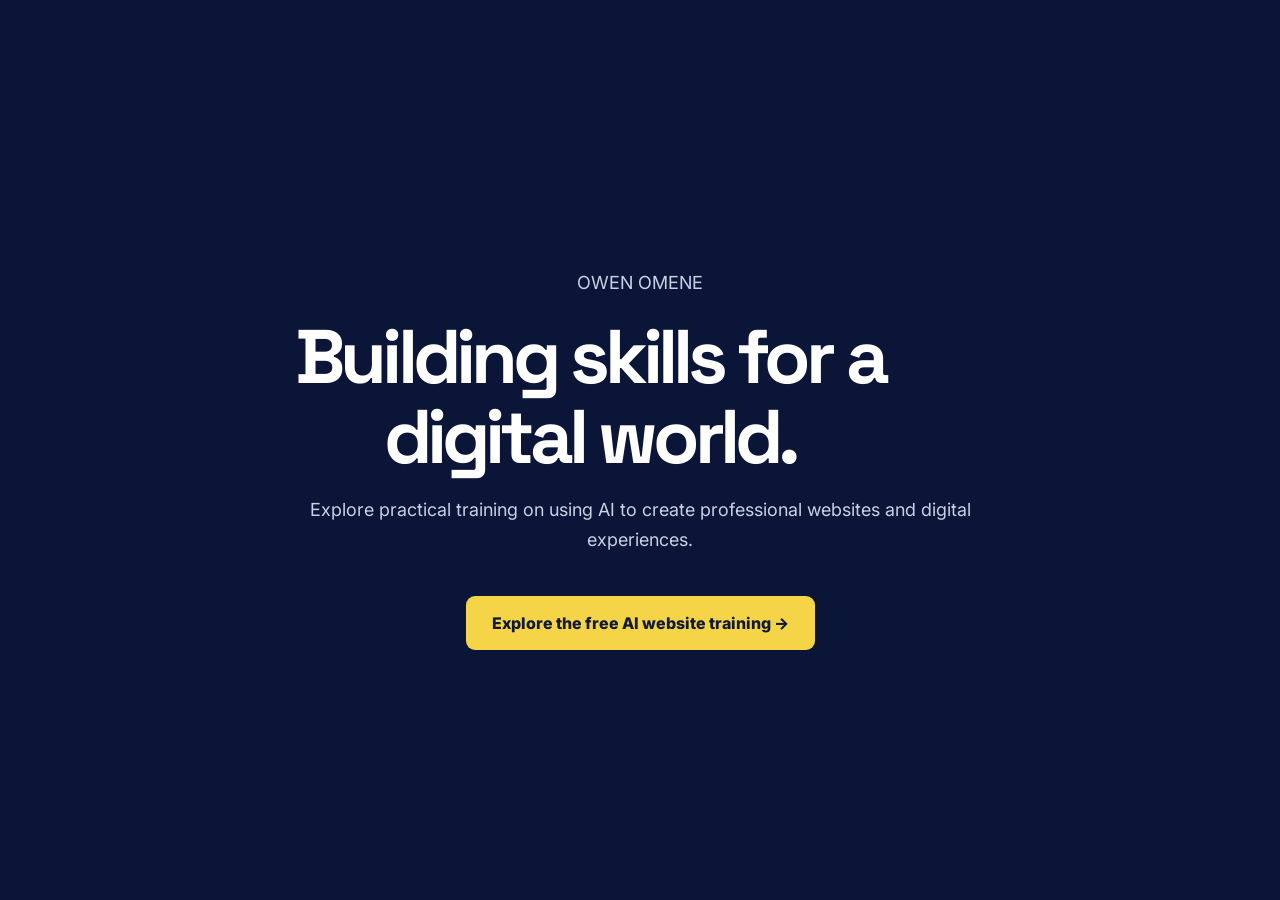
<file: index.html>
<!doctype html>
<html lang="en">
<head>
<meta charset="utf-8"><meta name="viewport" content="width=device-width,initial-scale=1">
<meta name="theme-color" content="#0b1538">
<meta name="description" content="Owen Omene — websites, digital skills and AI-powered learning.">
<title>Owen Omene</title>
<link rel="preconnect" href="https://fonts.googleapis.com"><link rel="preconnect" href="https://fonts.gstatic.com" crossorigin>
<link href="https://fonts.googleapis.com/css2?family=Inter:wght@400;500;600;700;800&family=Space+Grotesk:wght@500;600;700&display=swap" rel="stylesheet">
<link rel="stylesheet" href="styles.css">
<style>
.home{min-height:100vh;display:grid;place-items:center;padding:32px 20px;background:#0b1538;color:#fff;text-align:center}
.home-inner{max-width:760px}.home h1{font:700 clamp(42px,7vw,76px)/1.05 'Space Grotesk',sans-serif;margin:18px 0}.home p{font-size:18px;line-height:1.7;color:#c9d1e5}.home a{display:inline-block;margin-top:22px;padding:17px 26px;border-radius:9px;background:#f5d547;color:#101936;font-weight:800;text-decoration:none}
</style></head>
<body><main class="home"><div class="home-inner"><p>OWEN OMENE</p><h1>Building skills for a digital world.</h1><p>Explore practical training on using AI to create professional websites and digital experiences.</p><a href="/register/">Explore the free AI website training →</a></div></main></body></html>
</file>
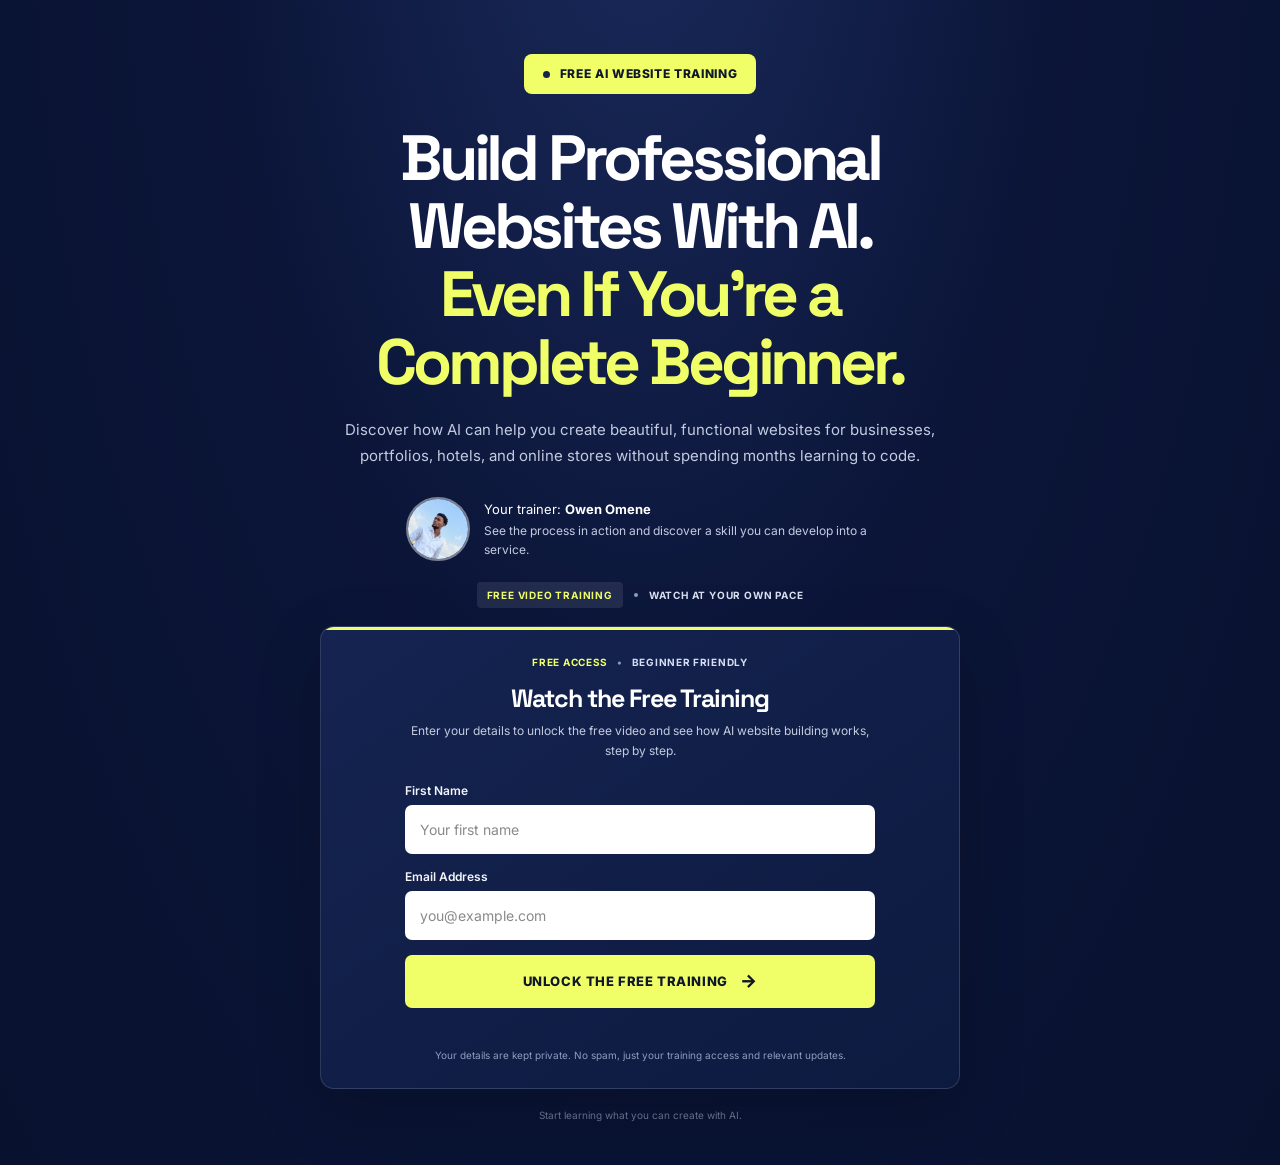
<file: register/index.html>
<!doctype html>
<html lang="en">
<head>
  <meta charset="utf-8"><meta name="viewport" content="width=device-width, initial-scale=1">
  <meta name="theme-color" content="#0b1538">
  <meta name="description" content="Get free training and discover how to build professional websites with AI, even as a beginner.">
  <title>Free AI Website Training | Owen Omene</title>
  <link rel="preconnect" href="https://fonts.googleapis.com"><link rel="preconnect" href="https://fonts.gstatic.com" crossorigin>
  <link href="https://fonts.googleapis.com/css2?family=Inter:wght@400;500;600;700;800&family=Space+Grotesk:wght@500;600;700&display=swap" rel="stylesheet">
  <link rel="stylesheet" href="../styles.css"><script src="../config.js"></script><script src="../app.js" defer></script>
</head>
<body><main class="page-shell"><section class="hero" aria-labelledby="main-heading">
  <div class="intro-label"><span class="label-dot"></span> FREE AI WEBSITE TRAINING</div>
  <h1 id="main-heading">Build Professional<br class="desktop-break"> Websites With AI.<br><span>Even If You're a<br class="desktop-break"> Complete Beginner.</span></h1>
  <p class="intro-copy">Discover how AI can help you create beautiful, functional websites for businesses, portfolios, hotels, and online stores without spending months learning to code.</p>
  <div class="instructor"><img src="assets/instructor-owen.jpg" alt="Owen Omene, AI website building trainer" class="instructor-photo"><div class="instructor-copy"><p class="trainer-name">Your trainer: <strong>Owen Omene</strong></p><p>See the process in action and discover a skill you can develop into a service.</p></div></div>
  <div class="training-meta"><span class="meta-pill">FREE VIDEO TRAINING</span><span class="meta-separator"></span><span class="meta-detail">WATCH AT YOUR OWN PACE</span></div>
  <section class="form-card" aria-labelledby="form-heading"><div class="form-topline"></div><div class="form-kicker"><span>FREE ACCESS</span><span class="tiny-dot">•</span><span>BEGINNER FRIENDLY</span></div>
    <h2 id="form-heading">Watch the Free Training</h2><p class="form-description">Enter your details to unlock the free video and see how AI website building works, step by step.</p>
    <form id="lead-form" novalidate><label for="first-name">First Name</label><input id="first-name" name="first_name" type="text" placeholder="Your first name" autocomplete="given-name" required maxlength="80">
      <label for="email">Email Address</label><input id="email" name="email" type="email" placeholder="you@example.com" autocomplete="email" required maxlength="254">
      <button id="submit-button" type="submit"><span class="button-text">UNLOCK THE FREE TRAINING</span><span class="button-arrow" aria-hidden="true">→</span></button><p id="form-message" class="form-message" role="status" aria-live="polite"></p></form>
    <p class="privacy-note">Your details are kept private. No spam, just your training access and relevant updates.</p>
  </section><p class="bottom-note">Start learning what you can create with AI.</p>
</section></main></body></html>
</file>
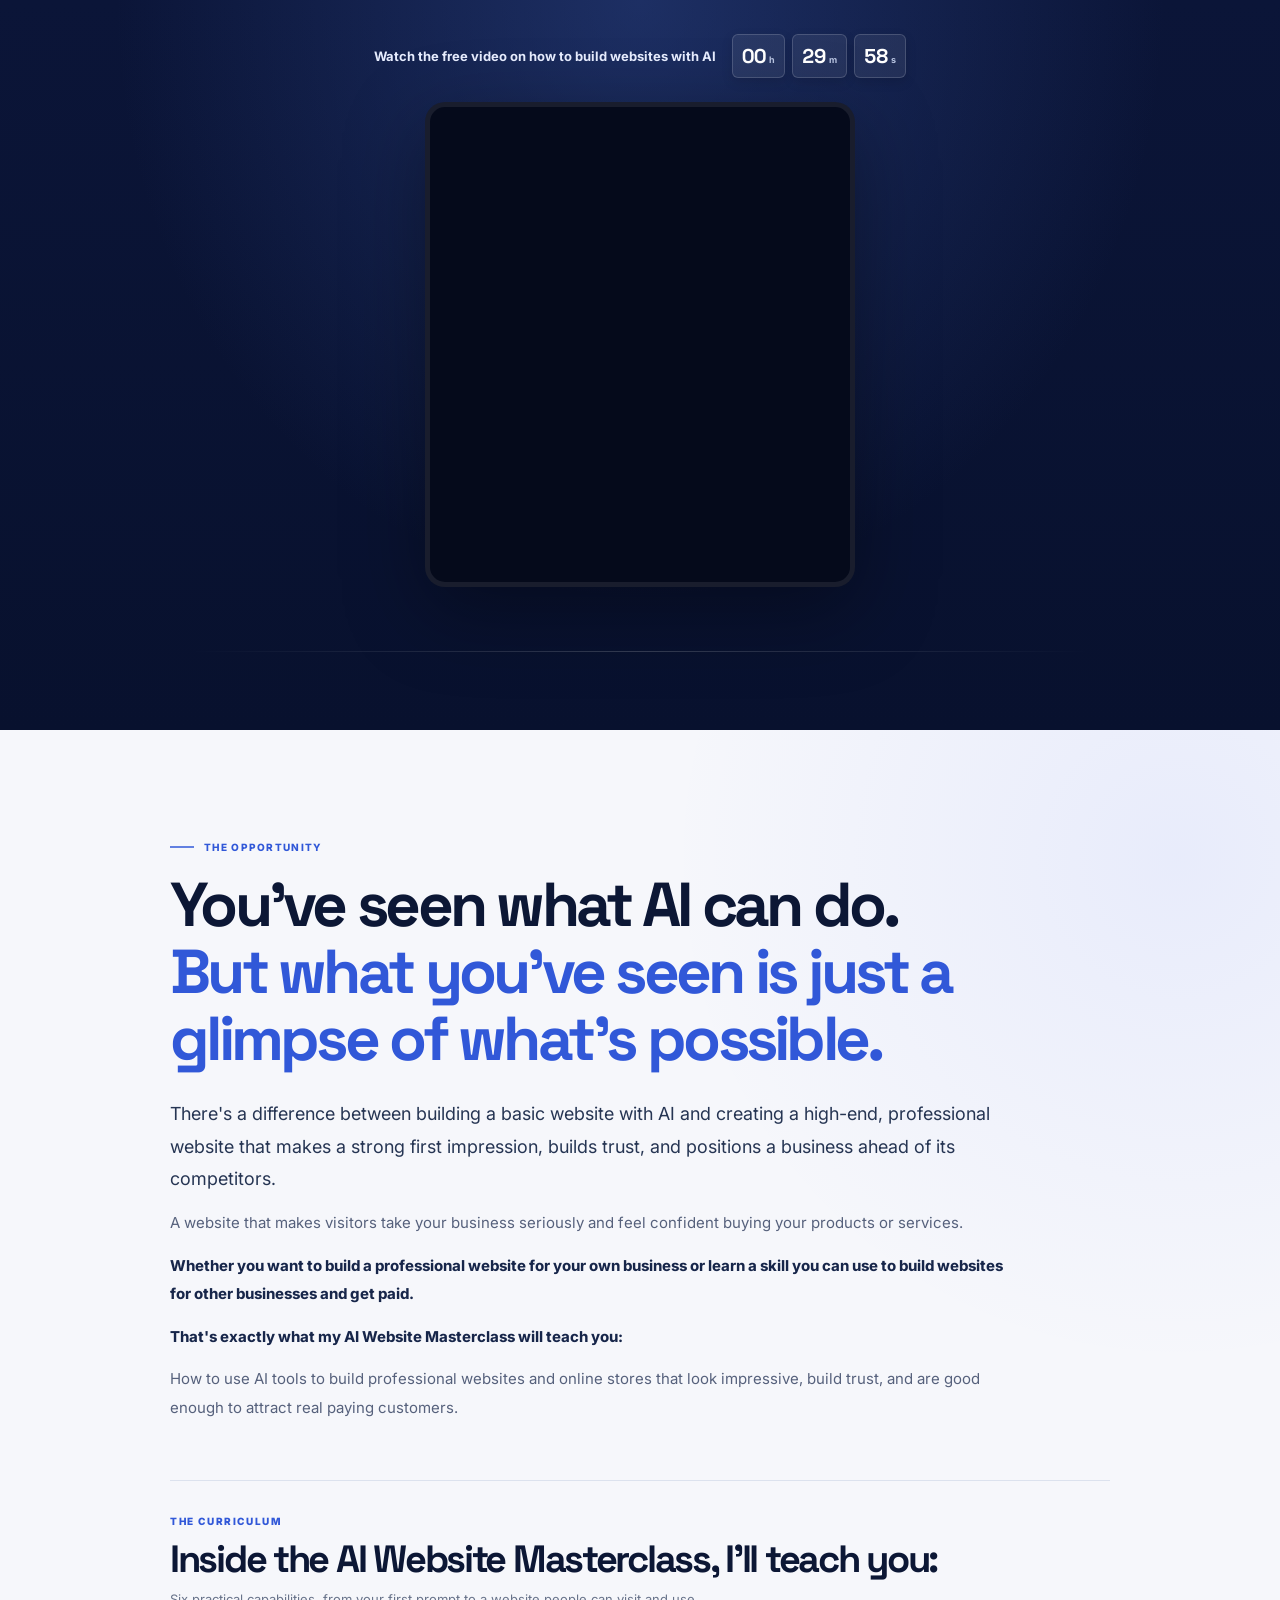
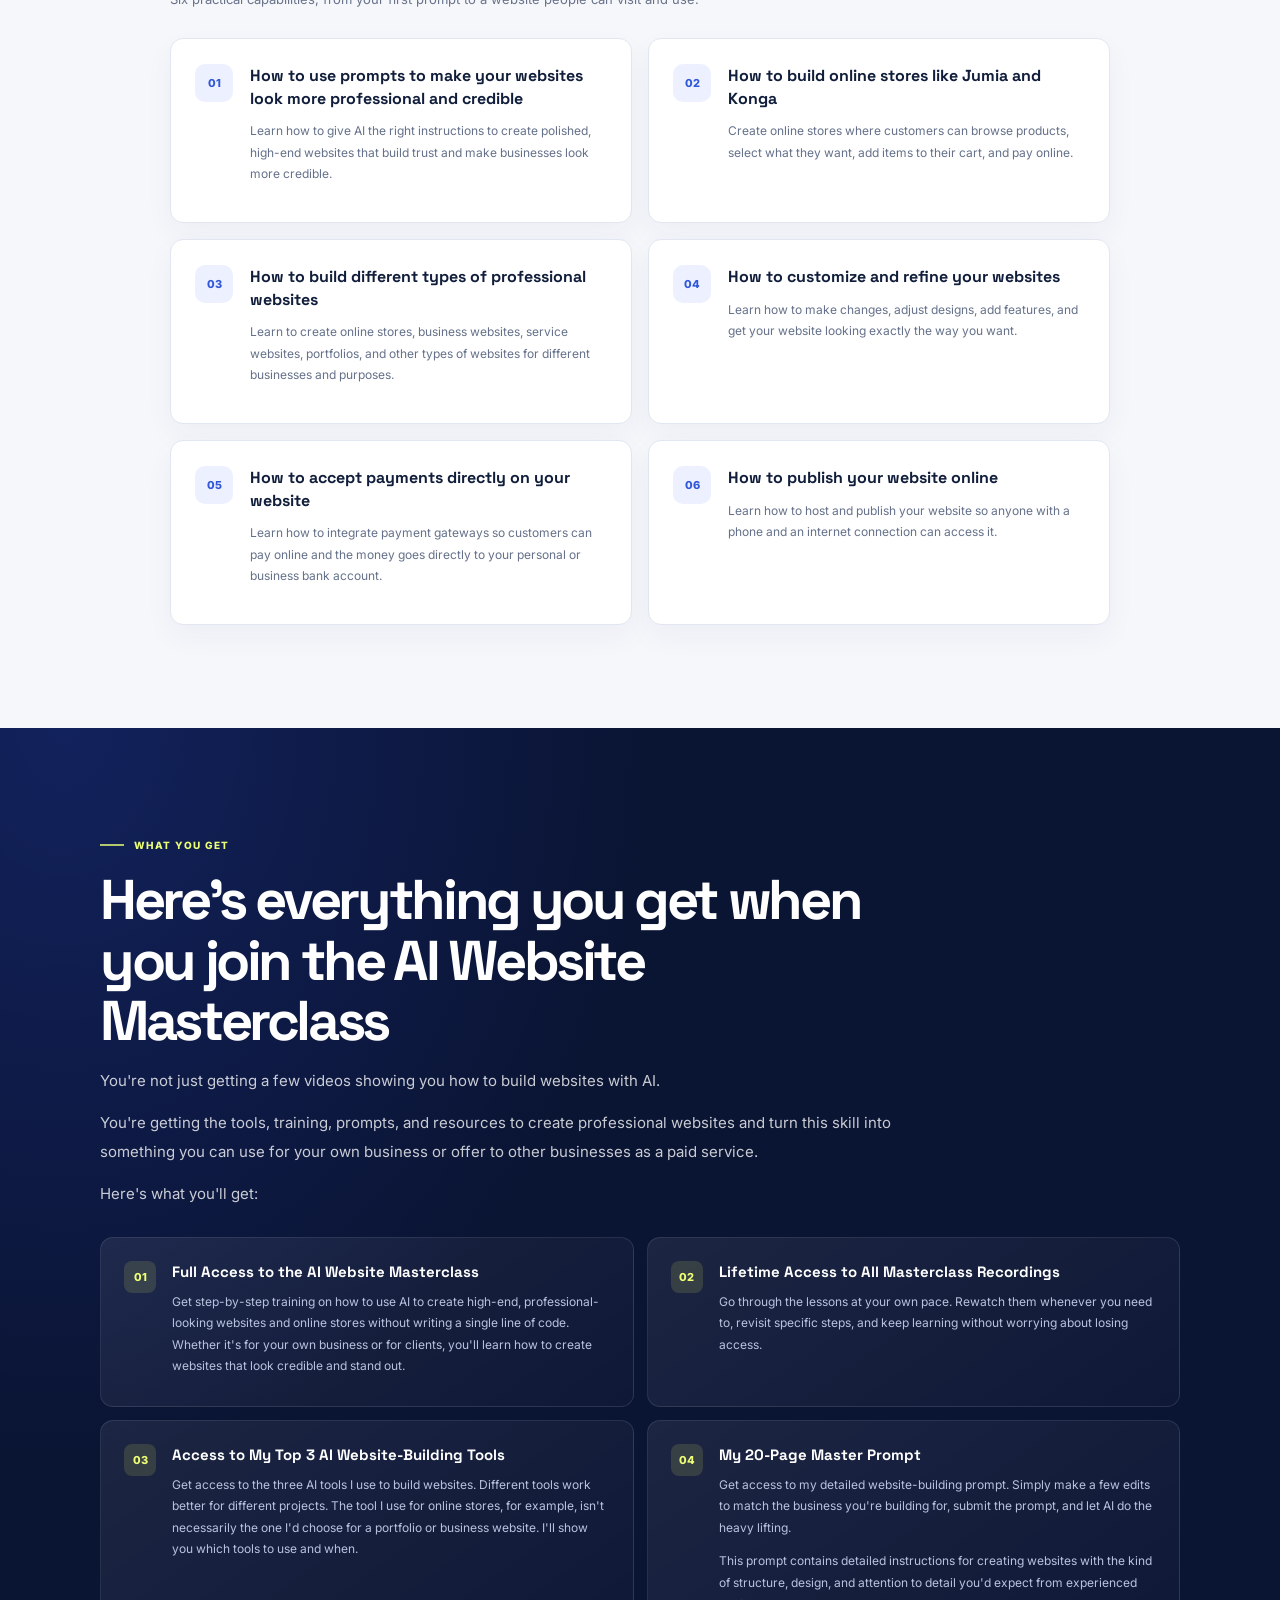
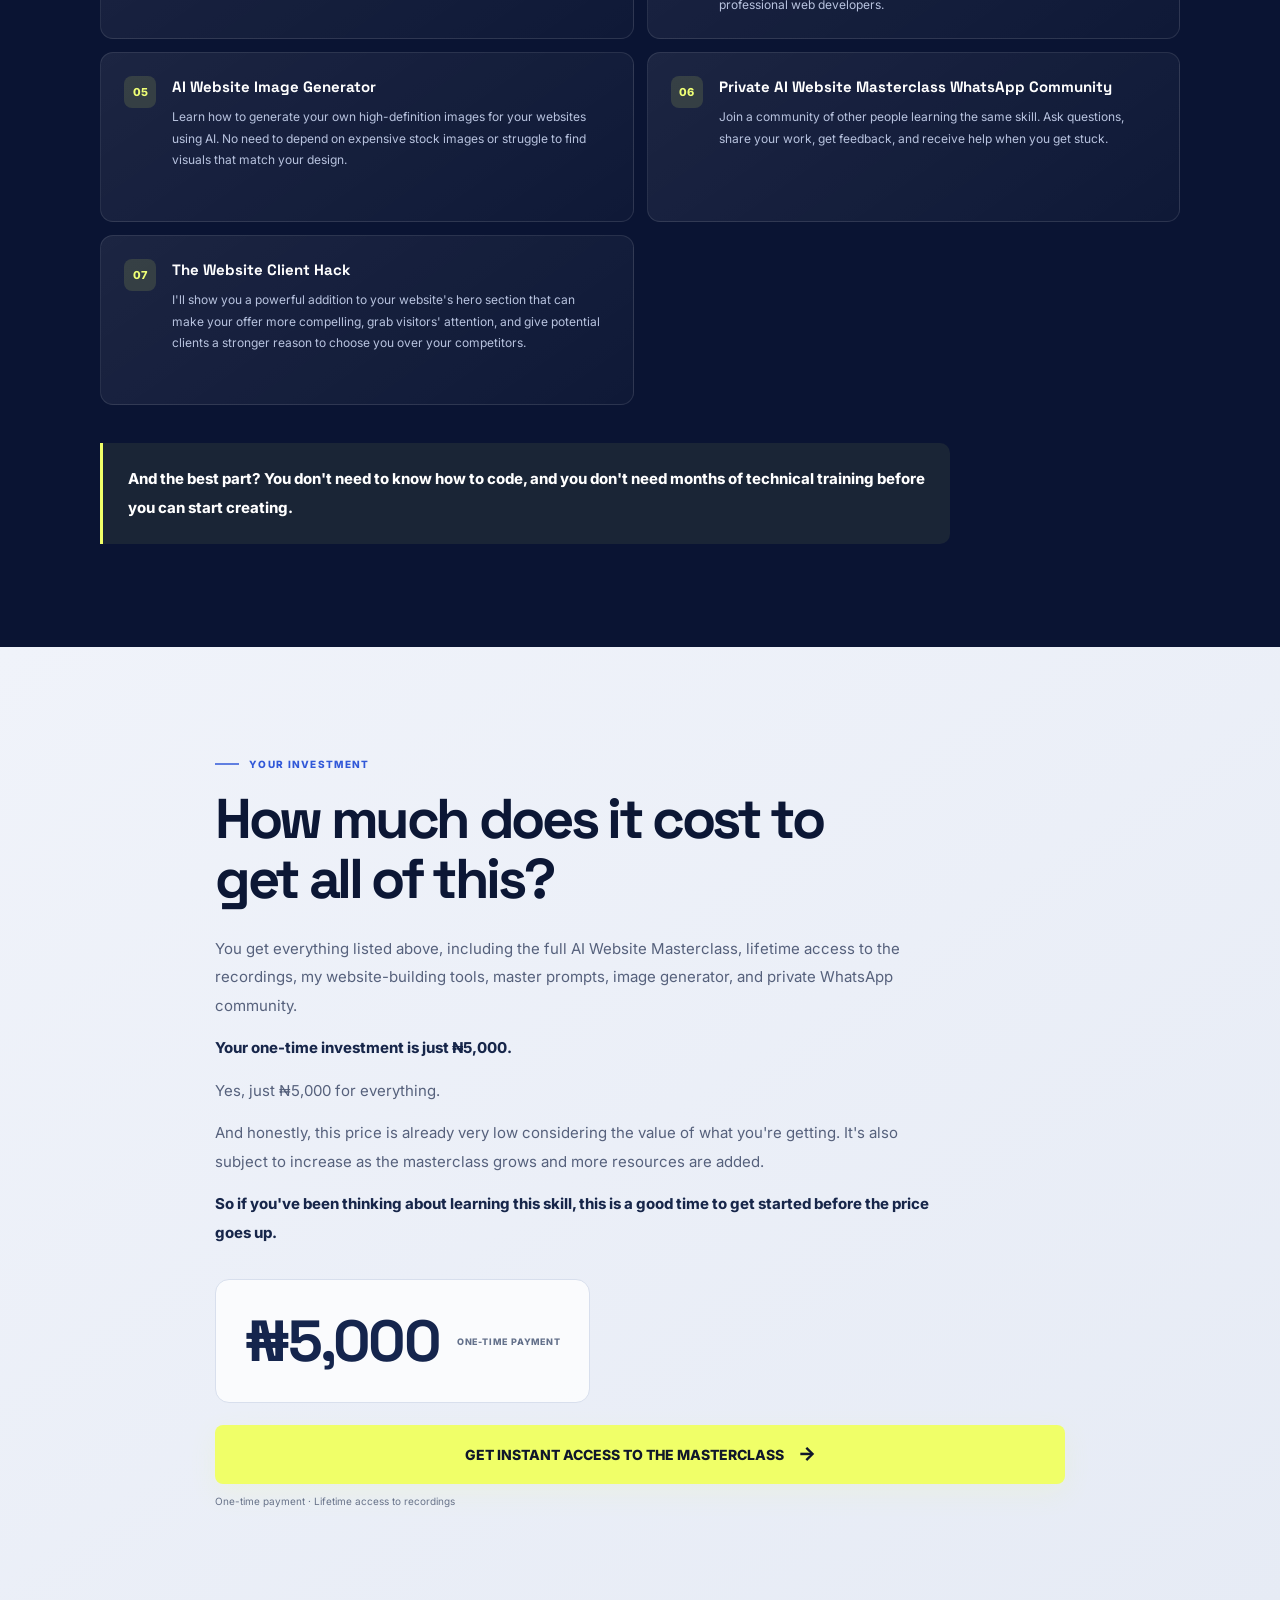
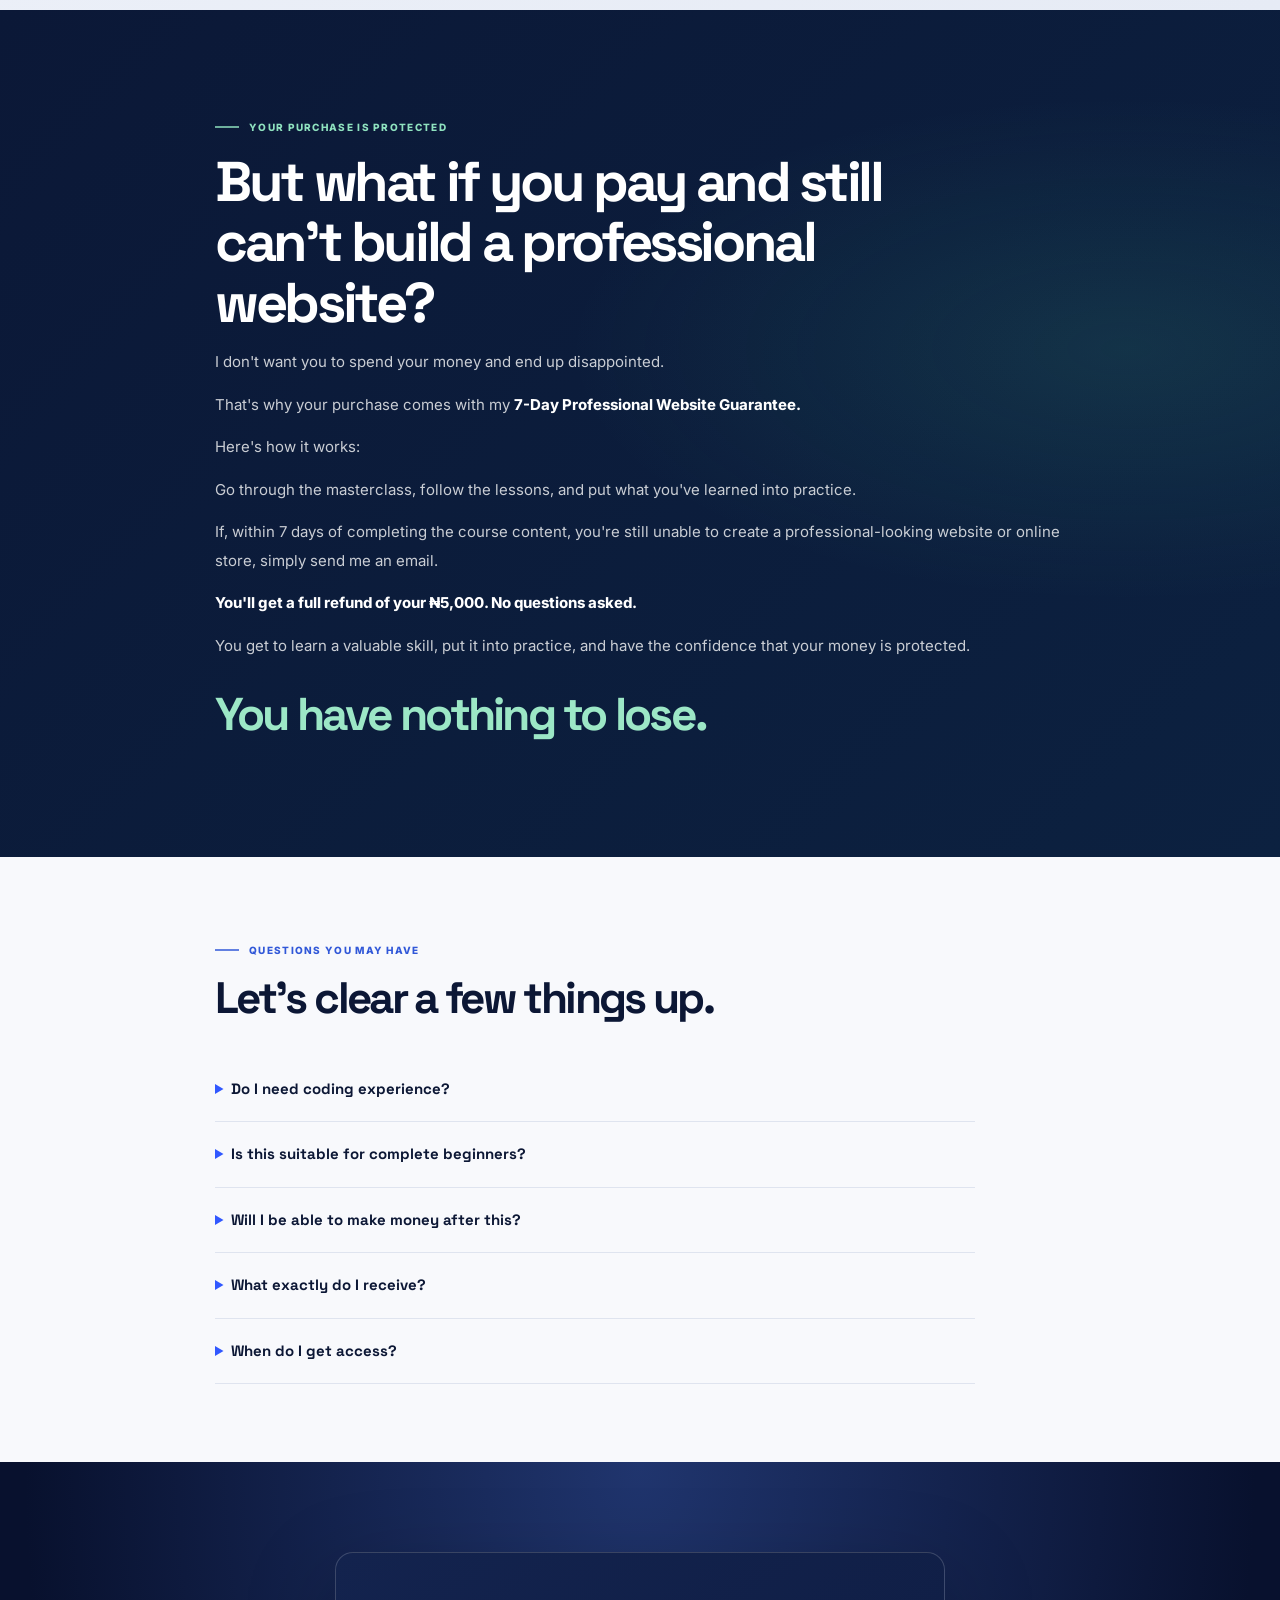
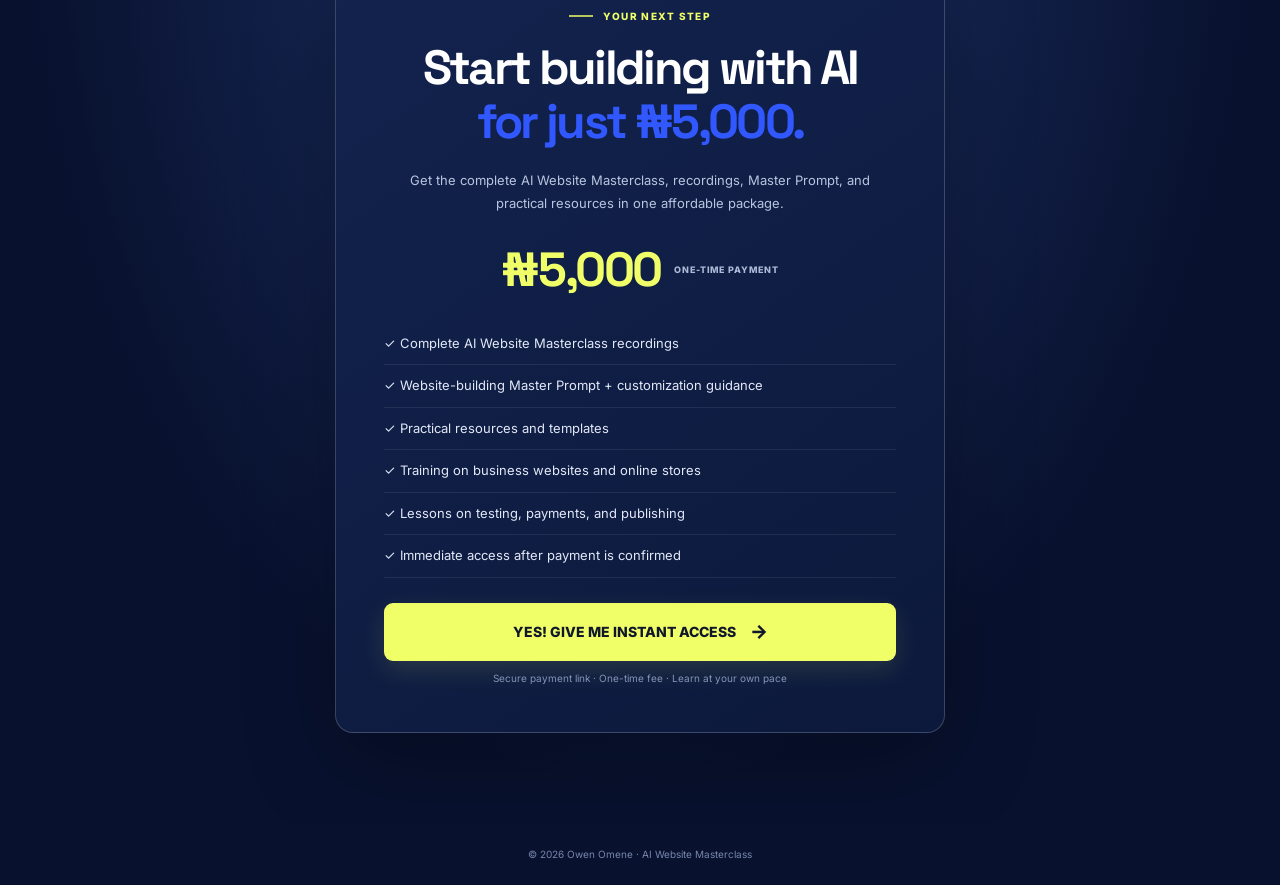
<file: sales/index.html>
<!doctype html><html lang="en"><head><meta charset="utf-8"><meta name="viewport" content="width=device-width,initial-scale=1"><meta name="theme-color" content="#0b1538"><meta name="description" content="Learn to build professional websites and online stores using AI. Get the AI Website Masterclass for ₦5,000 with immediate access."><title>AI Website Masterclass — Immediate Access for ₦5,000</title><link rel="preconnect" href="https://fonts.googleapis.com"><link rel="preconnect" href="https://fonts.gstatic.com" crossorigin><link href="https://fonts.googleapis.com/css2?family=Inter:wght@400;500;600;700;800&family=Space+Grotesk:wght@500;600;700&display=swap" rel="stylesheet"><link rel="stylesheet" href="../styles.css"><script src="../config.js"></script><script>
/* Meta Pixel: use the ID configured in the root config.js */
(() => {
  const pixelId = String((window.APP_CONFIG || {}).META_PIXEL_ID || "").trim();
  if (!pixelId || pixelId === "YOUR_META_PIXEL_ID" || window.__owenMetaPixelInitialized) return;

  if (!window.fbq) {
    !function(f,b,e,v,n,t,s) {
      if (f.fbq) return;
      n = f.fbq = function() {
        n.callMethod ? n.callMethod.apply(n, arguments) : n.queue.push(arguments);
      };
      if (!f._fbq) f._fbq = n;
      n.push = n;
      n.loaded = true;
      n.version = "2.0";
      n.queue = [];
      t = b.createElement(e);
      t.async = true;
      t.src = v;
      s = b.getElementsByTagName(e)[0];
      s.parentNode.insertBefore(t, s);
    }(window, document, "script", "https://connect.facebook.net/en_US/fbevents.js");
  }

  window.fbq("init", pixelId);
  window.fbq("track", "PageView");
  window.__owenMetaPixelInitialized = true;
})();
</script><script defer>
document.addEventListener('DOMContentLoaded', () => {
  const paymentUrl = (window.APP_CONFIG || {}).PAYMENT_URL || '';
  const allowedTrackingParams = [
    'fbclid', 'gclid', 'ttclid', 'msclkid',
    'utm_source', 'utm_medium', 'utm_campaign', 'utm_term', 'utm_content', 'utm_id'
  ];

  document.querySelectorAll('[data-buy]').forEach(link => {
    if (!paymentUrl || paymentUrl.includes('YOUR_')) {
      link.href = '#checkout-note';
      return;
    }

    try {
      const destination = new URL(paymentUrl, window.location.href);
      const isSelar = destination.hostname === 'selar.com' || destination.hostname.endsWith('.selar.com');

      // Carry ad-click and campaign parameters from the sales page to Selar.
      // Do not add _fbp or _fbc here: those are cookies, not URL parameters.
      if (isSelar) {
        const sourceParams = new URLSearchParams(window.location.search);
        allowedTrackingParams.forEach(name => {
          const value = sourceParams.get(name);
          if (value && !destination.searchParams.has(name)) {
            destination.searchParams.set(name, value);
          }
        });
      }

      link.href = destination.toString();
    } catch (error) {
      // Keep the configured destination if URL parsing fails.
      link.href = paymentUrl;
    }
  });
});
</script>
<script src="https://fast.wistia.com/player.js" async></script>
<script src="https://fast.wistia.com/embed/k1x29yxn5w.js" async type="module"></script>
<style>
  wistia-player[media-id='k1x29yxn5w']:not(:defined) {
    display: block;
    width: 100%;
    padding-top: 112.78%;
    background: center / contain no-repeat url('https://fast.wistia.com/embed/medias/k1x29yxn5w/swatch');
    filter: blur(5px);
  }
</style>
<style>
  .sales-video-cta[hidden], .sales-video-note[hidden] { display: none !important; }
  .sales-video-cta.is-revealed, .sales-video-note.is-revealed {
    animation: salesCtaReveal 550ms ease both;
  }
  @keyframes salesCtaReveal {
    from { opacity: 0; transform: translateY(12px); }
    to { opacity: 1; transform: translateY(0); }
  }
  @media (prefers-reduced-motion: reduce) {
    .sales-video-cta.is-revealed, .sales-video-note.is-revealed { animation: none; }
  }
</style>
</head><body class="sales-body">
<main>
<section class="sales-video-hero">
<div class="sales-timer-row"><span>Watch the free video on how to build websites with AI</span><div class="timer-boxes" aria-label="Offer timer"><div><strong id="timer-hours">00</strong><small>h</small></div><div><strong id="timer-minutes">30</strong><small>m</small></div><div><strong id="timer-seconds">00</strong><small>s</small></div></div></div>
<div class="sales-video-frame" id="sales-video"><wistia-player id="masterclass-video" media-id="k1x29yxn5w" aspect="0.8866995073891626"></wistia-player></div>
<a class="sales-video-cta" data-buy href="#checkout-note" hidden>Get the AI Website Masterclass <span>→</span></a>
<p class="sales-video-note" hidden>One-time payment of ₦5,000 · Immediate access after payment</p>
</section>

<section class="light-section opportunity-section"><div class="section-inner">
<div class="section-kicker">THE OPPORTUNITY</div>
<h2>You've seen what AI can do.<br><span>But what you've seen is just a glimpse of what's possible.</span></h2>
<p class="section-copy opportunity-lead">There's a difference between building a basic website with AI and creating a high-end, professional website that makes a strong first impression, builds trust, and positions a business ahead of its competitors.</p>
<p class="section-copy">A website that makes visitors take your business seriously and feel confident buying your products or services.</p>
<p class="section-copy"><strong>Whether you want to build a professional website for your own business or learn a skill you can use to build websites for other businesses and get paid.</strong></p>
<p class="section-copy"><strong>That's exactly what my AI Website Masterclass will teach you:</strong></p>
<p class="section-copy">How to use AI tools to build professional websites and online stores that look impressive, build trust, and are good enough to attract real paying customers.</p>
<div class="curriculum-intro"><span class="mini-kicker">THE CURRICULUM</span><h2 class="subsection-heading">Inside the AI Website Masterclass, I'll teach you:</h2><p>Six practical capabilities, from your first prompt to a website people can visit and use.</p></div>
<div class="curriculum training-grid">
<article><span class="module-number">01</span><div><h3>How to use prompts to make your websites look more professional and credible</h3><p>Learn how to give AI the right instructions to create polished, high-end websites that build trust and make businesses look more credible.</p></div></article>
<article><span class="module-number">02</span><div><h3>How to build online stores like Jumia and Konga</h3><p>Create online stores where customers can browse products, select what they want, add items to their cart, and pay online.</p></div></article>
<article><span class="module-number">03</span><div><h3>How to build different types of professional websites</h3><p>Learn to create online stores, business websites, service websites, portfolios, and other types of websites for different businesses and purposes.</p></div></article>
<article><span class="module-number">04</span><div><h3>How to customize and refine your websites</h3><p>Learn how to make changes, adjust designs, add features, and get your website looking exactly the way you want.</p></div></article>
<article><span class="module-number">05</span><div><h3>How to accept payments directly on your website</h3><p>Learn how to integrate payment gateways so customers can pay online and the money goes directly to your personal or business bank account.</p></div></article>
<article><span class="module-number">06</span><div><h3>How to publish your website online</h3><p>Learn how to host and publish your website so anyone with a phone and an internet connection can access it.</p></div></article>
</div>
</div></section>
<section class="dark-section value-section"><div class="section-inner">
<div class="section-kicker">WHAT YOU GET</div>
<h2>Here's everything you get when you join the AI Website Masterclass</h2>
<p class="section-copy">You're not just getting a few videos showing you how to build websites with AI.</p>
<p class="section-copy">You're getting the tools, training, prompts, and resources to create professional websites and turn this skill into something you can use for your own business or offer to other businesses as a paid service.</p>
<p class="section-copy">Here's what you'll get:</p>
<div class="curriculum included-grid">
<article><span class="module-number">01</span><div><h3>Full Access to the AI Website Masterclass</h3><p>Get step-by-step training on how to use AI to create high-end, professional-looking websites and online stores without writing a single line of code. Whether it's for your own business or for clients, you'll learn how to create websites that look credible and stand out.</p></div></article>
<article><span class="module-number">02</span><div><h3>Lifetime Access to All Masterclass Recordings</h3><p>Go through the lessons at your own pace. Rewatch them whenever you need to, revisit specific steps, and keep learning without worrying about losing access.</p></div></article>
<article><span class="module-number">03</span><div><h3>Access to My Top 3 AI Website-Building Tools</h3><p>Get access to the three AI tools I use to build websites. Different tools work better for different projects. The tool I use for online stores, for example, isn't necessarily the one I'd choose for a portfolio or business website. I'll show you which tools to use and when.</p></div></article>
<article><span class="module-number">04</span><div><h3>My 20-Page Master Prompt</h3><p>Get access to my detailed website-building prompt. Simply make a few edits to match the business you're building for, submit the prompt, and let AI do the heavy lifting.</p><p>This prompt contains detailed instructions for creating websites with the kind of structure, design, and attention to detail you'd expect from experienced professional web developers.</p></div></article>
<article><span class="module-number">05</span><div><h3>AI Website Image Generator</h3><p>Learn how to generate your own high-definition images for your websites using AI. No need to depend on expensive stock images or struggle to find visuals that match your design.</p></div></article>
<article><span class="module-number">06</span><div><h3>Private AI Website Masterclass WhatsApp Community</h3><p>Join a community of other people learning the same skill. Ask questions, share your work, get feedback, and receive help when you get stuck.</p></div></article>
<article><span class="module-number">07</span><div><h3>The Website Client Hack</h3><p>I'll show you a powerful addition to your website's hero section that can make your offer more compelling, grab visitors' attention, and give potential clients a stronger reason to choose you over your competitors.</p></div></article>
</div>
<p class="section-copy"><strong>And the best part? You don't need to know how to code, and you don't need months of technical training before you can start creating.</strong></p>
</div></section>
<section class="light-section investment-section"><div class="section-inner">
<div class="section-kicker">YOUR INVESTMENT</div>
<h2>How much does it cost to get all of this?</h2>
<p class="section-copy">You get everything listed above, including the full AI Website Masterclass, lifetime access to the recordings, my website-building tools, master prompts, image generator, and private WhatsApp community.</p>
<p class="section-copy"><strong>Your one-time investment is just ₦5,000.</strong></p>
<p class="section-copy">Yes, just ₦5,000 for everything.</p>
<p class="section-copy">And honestly, this price is already very low considering the value of what you're getting. It's also subject to increase as the masterclass grows and more resources are added.</p>
<p class="section-copy"><strong>So if you've been thinking about learning this skill, this is a good time to get started before the price goes up.</strong></p>
<div class="price-line investment-price"><span class="price">₦5,000</span><span class="price-note">ONE-TIME PAYMENT</span></div>
<a class="cta-button cta-button-wide" data-buy href="#checkout-note">GET INSTANT ACCESS TO THE MASTERCLASS <span>→</span></a>
<p class="safe-note">One-time payment · Lifetime access to recordings</p>
</div></section>
<section class="dark-section guarantee-section"><div class="section-inner">
<div class="section-kicker">YOUR PURCHASE IS PROTECTED</div>
<h2>But what if you pay and still can't build a professional website?</h2>
<p class="section-copy">I don't want you to spend your money and end up disappointed.</p>
<p class="section-copy">That's why your purchase comes with my <strong>7-Day Professional Website Guarantee.</strong></p>
<p class="section-copy">Here's how it works:</p>
<p class="section-copy">Go through the masterclass, follow the lessons, and put what you've learned into practice.</p>
<p class="section-copy">If, within 7 days of completing the course content, you're still unable to create a professional-looking website or online store, simply send me an email.</p>
<p class="section-copy"><strong>You'll get a full refund of your ₦5,000. No questions asked.</strong></p>
<p class="section-copy">You get to learn a valuable skill, put it into practice, and have the confidence that your money is protected.</p>
<h2><span>You have nothing to lose.</span></h2>
</div></section>
<section class="faq-section"><div class="section-inner"><div class="section-kicker">QUESTIONS YOU MAY HAVE</div><h2>Let's clear a few things up.</h2><div class="faq-list"><details><summary>Do I need coding experience?</summary><p>No prior coding experience is required to get started. You'll learn how to use AI tools to help generate and refine websites, while practising the process.</p></details><details><summary>Is this suitable for complete beginners?</summary><p>Yes. The masterclass is designed to introduce the process step by step. Be willing to follow along and practise.</p></details><details><summary>Will I be able to make money after this?</summary><p>The skill can be used to create websites for your own projects or offered as a service. Income isn't guaranteed; it depends on your practice, quality, marketing, and ability to find and serve clients.</p></details><details><summary>What exactly do I receive?</summary><p>You receive the masterclass recordings, the website-building Master Prompt, and practical resources and templates included in the training.</p></details><details><summary>When do I get access?</summary><p>Access is intended to be immediate after successful payment. The payment and delivery system must be connected before launch.</p></details></div></div></section>
<section class="offer-section" id="checkout-note"><div class="offer-card"><div class="section-kicker">YOUR NEXT STEP</div><h2>Start building with AI<br><span>for just ₦5,000.</span></h2><p class="offer-copy">Get the complete AI Website Masterclass, recordings, Master Prompt, and practical resources in one affordable package.</p><div class="price-line"><span class="price">₦5,000</span><span class="price-note">ONE-TIME PAYMENT</span></div><ul class="offer-list"><li>✓ Complete AI Website Masterclass recordings</li><li>✓ Website-building Master Prompt + customization guidance</li><li>✓ Practical resources and templates</li><li>✓ Training on business websites and online stores</li><li>✓ Lessons on testing, payments, and publishing</li><li>✓ Immediate access after payment is confirmed</li></ul><a class="cta-button cta-button-wide" data-buy href="#checkout-note">YES! GIVE ME INSTANT ACCESS <span>→</span></a><p class="safe-note">Secure payment link · One-time fee · Learn at your own pace</p></div></section>
</main><footer class="sales-footer">© <span id="year"></span> Owen Omene · AI Website Masterclass<script>document.getElementById('year').textContent=new Date().getFullYear()</script></footer><script>
// Preview timer: 30 minutes per visit. Adjust SALES_TIMER_MINUTES below if needed.
(()=>{const SALES_TIMER_MINUTES=30;let remaining=SALES_TIMER_MINUTES*60;
const h=document.getElementById('timer-hours'),m=document.getElementById('timer-minutes'),sec=document.getElementById('timer-seconds');
function tick(){const hours=Math.floor(remaining/3600),minutes=Math.floor((remaining%3600)/60),seconds=remaining%60;
if(h)h.textContent=String(hours).padStart(2,'0');if(m)m.textContent=String(minutes).padStart(2,'0');if(sec)sec.textContent=String(seconds).padStart(2,'0');
if(remaining>0)remaining--;else remaining=SALES_TIMER_MINUTES*60;}
tick();setInterval(tick,1000);})();
</script><script>
// Reveal the video CTA when the Wistia video reaches 7:00 (420 seconds).
// This follows the video's playback position, not time spent on the page.
(() => {
  const REVEAL_AT_SECONDS = 7 * 60;

  function setupVideoCta() {
    const player = document.getElementById('masterclass-video');
    const button = document.querySelector('.sales-video-cta');
    const note = document.querySelector('.sales-video-note');
    if (!player || !button || !note) return;

    let revealed = false;
    function revealIfTimeReached() {
      if (revealed) return;
      const currentTime = Number(player.currentTime || 0);
      if (currentTime >= REVEAL_AT_SECONDS) {
        revealed = true;
        [button, note].forEach((element) => {
          element.hidden = false;
          element.classList.add('is-revealed');
        });
      }
    }

    // Wistia player events detect normal playback and direct seeking.
    player.addEventListener('time-update', revealIfTimeReached);
    player.addEventListener('seeked', revealIfTimeReached);
    player.addEventListener('api-ready', revealIfTimeReached);
    player.addEventListener('second-change', revealIfTimeReached);
    revealIfTimeReached();
  }

  if (document.readyState === 'loading') {
    document.addEventListener('DOMContentLoaded', setupVideoCta, { once: true });
  } else {
    setupVideoCta();
  }
})();
</script>
</body></html>
</file>
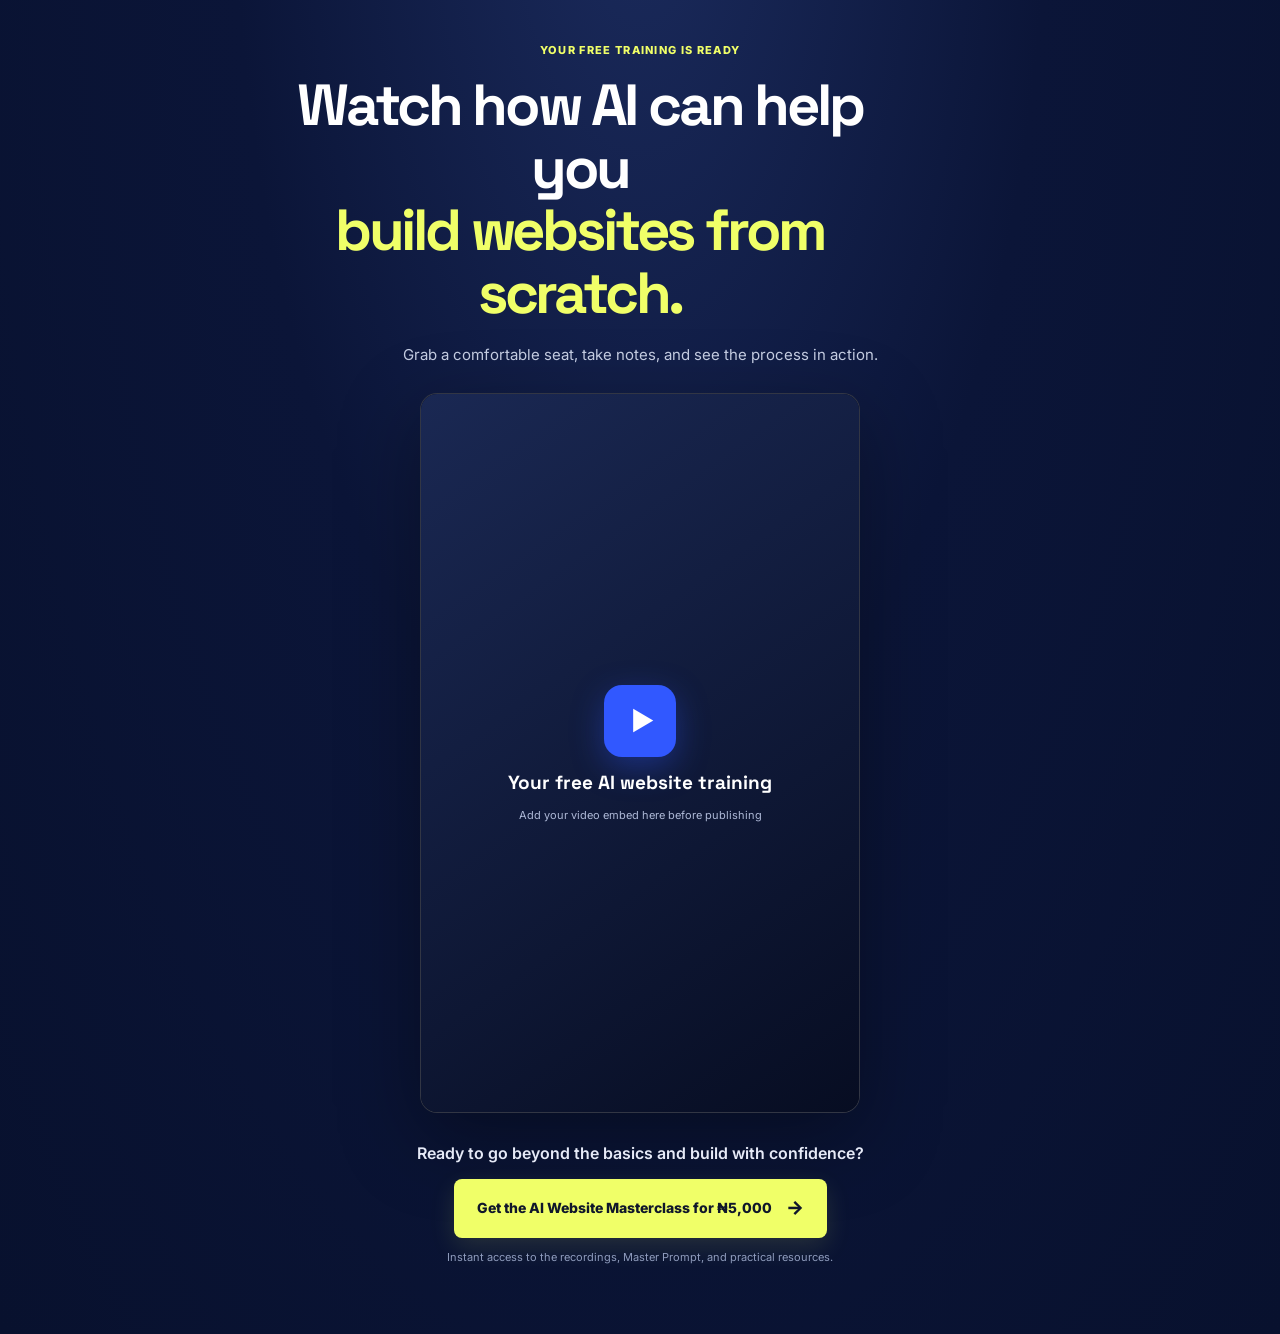
<file: training/index.html>
<!doctype html><html lang="en"><head><meta charset="utf-8"><meta name="viewport" content="width=device-width,initial-scale=1"><meta name="theme-color" content="#0b1538"><title>Your Free AI Website Training | Owen</title><link rel="preconnect" href="https://fonts.googleapis.com"><link rel="preconnect" href="https://fonts.gstatic.com" crossorigin><link href="https://fonts.googleapis.com/css2?family=Inter:wght@400;500;600;700;800&family=Space+Grotesk:wght@500;600;700&display=swap" rel="stylesheet"><link rel="stylesheet" href="../styles.css"></head><body class="watch-body"><main class="watch-wrap">
<div class="watch-label">YOUR FREE TRAINING IS READY</div><h1 class="watch-title">Watch how AI can help you<br><span>build websites from scratch.</span></h1><p class="watch-subtitle">Grab a comfortable seat, take notes, and see the process in action.</p>
<div class="video-frame"><div class="video-placeholder"><div class="play-icon">▶</div><strong>Your free AI website training</strong><span>Add your video embed here before publishing</span></div></div>
<div class="watch-cta"><p>Ready to go beyond the basics and build with confidence?</p><a class="cta-button" href="/sales/">Get the AI Website Masterclass for ₦5,000 <span>→</span></a><small>Instant access to the recordings, Master Prompt, and practical resources.</small></div>
</main></body></html>
</file>
<file: styles.css>
:root {
  --bg: #0b1538;
  --bg-deep: #08112e;
  --panel: #111f49;
  --panel-border: rgba(255,255,255,.13);
  --text: #ffffff;
  --muted: #c3cbe0;
  --subtle: #8f9cbd;
  --accent: #f0ff68;
  --accent-ink: #10172b;
  --error: #ff9a9a;
  --success: #c8f5bd;
}
* { box-sizing: border-box; }
html { min-height: 100%; background: var(--bg-deep); }
body {
  margin: 0; min-height: 100vh; color: var(--text);
  background: radial-gradient(ellipse at 50% -18%, #1b2b5d 0%, var(--bg) 47%, var(--bg-deep) 100%);
  font-family: "Inter", sans-serif; -webkit-font-smoothing: antialiased;
}
.page-shell { min-height: 100vh; padding: 54px 22px 44px; display: flex; justify-content: center; }
.hero { width: 100%; max-width: 680px; text-align: center; }
.intro-label {
  display: inline-flex; align-items: center; gap: 10px; padding: 13px 19px;
  border-radius: 8px; background: var(--accent); color: var(--accent-ink);
  font-size: 12px; line-height: 1.2; font-weight: 800; letter-spacing: .055em;
}
.label-dot { width: 7px; height: 7px; border-radius: 50%; background: #17234b; }
h1 {
  margin: 31px auto 20px; max-width: 660px;
  font: 700 clamp(40px, 7.2vw, 64px)/1.06 "Space Grotesk", sans-serif;
  letter-spacing: -.065em;
}
h1 span { color: var(--accent); }
.intro-copy { max-width: 610px; margin: 0 auto; color: var(--muted); font-size: 15px; line-height: 1.75; }
.intro-copy-second { margin-top: 8px; }
.instructor {
  display: flex; align-items: center; justify-content: center; gap: 14px;
  max-width: 520px; margin: 28px auto 21px; text-align: left;
}
.instructor-photo {
  width: 64px; height: 64px; flex: 0 0 64px; border-radius: 50%;
  object-fit: cover; object-position: center 34%; border: 2px solid rgba(255,255,255,.45);
}
.instructor-copy { max-width: 390px; }
.instructor-copy p { margin: 0; color: var(--muted); font-size: 12px; line-height: 1.55; }
.instructor-copy .trainer-name { margin-bottom: 3px; color: white; font-size: 13px; }
.trainer-name strong { font-weight: 700; }
.training-meta {
  display: flex; align-items: center; justify-content: center; gap: 11px;
  margin: 0 auto 18px; color: #d9e0f2; font-size: 10px; font-weight: 700; letter-spacing: .08em;
}
.meta-pill { background: rgba(255,255,255,.09); color: var(--accent); padding: 7px 10px; border-radius: 4px; }
.meta-separator { width: 4px; height: 4px; border-radius: 50%; background: var(--subtle); }
.form-card {
  position: relative; overflow: hidden; max-width: 640px; margin: 0 auto;
  padding: 29px 34px 25px; border: 1px solid var(--panel-border); border-radius: 14px;
  background: linear-gradient(145deg, rgba(21,36,81,.98), rgba(13,27,64,.98));
  box-shadow: 0 22px 65px rgba(0,0,0,.19);
}
.form-topline { position: absolute; inset: 0 0 auto; height: 3px; background: var(--accent); }
.form-kicker { display: flex; align-items: center; justify-content: center; gap: 9px; color: #d5def5; font-size: 10px; font-weight: 700; letter-spacing: .07em; }
.form-kicker span:first-child { color: var(--accent); }
.tiny-dot { color: var(--subtle); }
h2 { margin: 15px 0 8px; font: 700 25px/1.2 "Space Grotesk", sans-serif; letter-spacing: -.04em; }
.form-description { max-width: 470px; margin: 0 auto 22px; color: var(--muted); font-size: 12px; line-height: 1.65; }
form { text-align: left; max-width: 470px; margin: 0 auto; }
label { display: block; margin: 0 0 7px; color: #f3f5fb; font-size: 12px; font-weight: 600; }
input {
  display: block; width: 100%; height: 49px; margin: 0 0 15px; padding: 0 14px;
  border: 1px solid rgba(255,255,255,.17); border-radius: 7px; outline: none;
  background: #fff; color: #171717; font: 14px "Inter", sans-serif;
  transition: border-color .15s, box-shadow .15s;
}
input::placeholder { color: #8a8a8a; }
input:focus { border-color: var(--accent); box-shadow: 0 0 0 3px rgba(240,255,104,.16); }
input[aria-invalid="true"] { border-color: #ff8e8e; }
button {
  display: flex; align-items: center; justify-content: center; gap: 12px;
  width: 100%; min-height: 53px; margin-top: 7px; padding: 13px 18px;
  border: 0; border-radius: 7px; background: var(--accent); color: var(--accent-ink);
  cursor: pointer; font: 800 13px "Inter", sans-serif; letter-spacing: .045em;
  transition: transform .15s, filter .15s, opacity .15s;
}
button:hover { filter: brightness(1.04); transform: translateY(-1px); }
button:focus-visible { outline: 3px solid white; outline-offset: 3px; }
button:disabled { cursor: wait; opacity: .72; transform: none; }
.button-arrow { font-size: 18px; line-height: 1; }
.form-message { min-height: 18px; margin: 9px 0 0; font-size: 12px; line-height: 1.5; text-align: center; }
.form-message.error { color: var(--error); }
.form-message.success { color: var(--success); }
.privacy-note { margin: 13px 0 0; color: var(--subtle); font-size: 10px; line-height: 1.55; }
.bottom-note { margin: 20px 0 0; color: rgba(195,203,224,.55); font-size: 10px; }
@media (max-width: 600px) {
  .page-shell { padding: 32px 17px 30px; }
  .intro-label { max-width: 100%; padding: 11px 12px; font-size: 9px; letter-spacing: .04em; }
  h1 { margin: 27px auto 17px; font-size: clamp(37px, 10.2vw, 52px); line-height: 1.07; letter-spacing: -.06em; }
  .desktop-break { display: none; }
  .intro-copy { font-size: 13px; line-height: 1.7; }
  .instructor { margin: 23px auto 18px; gap: 11px; }
  .instructor-photo { width: 56px; height: 56px; flex-basis: 56px; }
  .instructor-copy p { font-size: 11px; }
  .instructor-copy .trainer-name { font-size: 12px; }
  .training-meta { gap: 8px; font-size: 8px; letter-spacing: .055em; }
  .form-card { padding: 25px 18px 21px; border-radius: 12px; }
  h2 { font-size: 22px; }
  .form-description { font-size: 11px; margin-bottom: 19px; }
  input { height: 48px; font-size: 14px; }
  button { min-height: 52px; font-size: 12px; }
}
@media (prefers-reduced-motion: reduce) {
  *, *::before, *::after { scroll-behavior: auto !important; transition: none !important; }
}

/* Funnel: free training watch page */
.watch-body { background: radial-gradient(ellipse at 50% -12%, #1b2b5d 0%, var(--bg) 45%, var(--bg-deep) 100%); }
.watch-wrap { width: min(100% - 36px, 780px); margin: 0 auto; padding: 38px 0 70px; text-align: center; }
.watch-label { display: inline-block; color: var(--accent); font-size: 11px; font-weight: 800; letter-spacing: .12em; margin-bottom: 17px; }
.watch-title { font: 700 clamp(34px, 6vw, 58px)/1.08 "Space Grotesk", sans-serif; letter-spacing: -.055em; margin: 0 0 17px; }
.watch-title span { color: var(--accent); }
.watch-subtitle { color: var(--muted); font-size: 15px; line-height: 1.7; margin: 0 auto 26px; max-width: 610px; }
.video-frame { width: min(100%, 440px); margin: 0 auto; aspect-ratio: 9 / 16; max-height: 720px; border: 1px solid rgba(255,255,255,.18); border-radius: 17px; overflow: hidden; background: #050a1b; box-shadow: 0 24px 80px rgba(0,0,0,.35); }
.video-placeholder { height: 100%; display: flex; flex-direction: column; align-items: center; justify-content: center; gap: 13px; color: #fff; background: linear-gradient(145deg, #1a2853, #070d22); padding: 22px; }
.play-icon { display: grid; place-items: center; width: 72px; height: 72px; padding-left: 5px; border-radius: 18px; background: #3158ff; font-size: 26px; box-shadow: 0 10px 32px rgba(49,88,255,.35); }
.video-placeholder strong { font: 700 19px "Space Grotesk", sans-serif; }
.video-placeholder span { font-size: 11px; color: #aeb9d7; }
.watch-cta { margin: 30px auto 0; max-width: 600px; }
.watch-cta p { color: #e6eaf7; font-weight: 600; font-size: 16px; margin: 0 0 16px; }
.cta-button { display: inline-flex; align-items: center; justify-content: center; gap: 14px; text-decoration: none; background: var(--accent); color: var(--accent-ink); padding: 17px 23px; border-radius: 8px; font-weight: 800; font-size: 14px; line-height: 1.3; box-shadow: 0 9px 26px rgba(240,255,104,.12); transition: transform .15s, filter .15s; }
.cta-button:hover { transform: translateY(-2px); filter: brightness(1.04); }
.cta-button span { font-size: 19px; }
.watch-cta small { display: block; margin-top: 12px; color: var(--subtle); font-size: 11px; }

/* Sales page */
.sales-body { background: var(--bg-deep); }
.sales-nav { display: flex; align-items: center; justify-content: space-between; width: min(100% - 48px, 1120px); margin: auto; padding: 23px 0; border-bottom: 1px solid rgba(255,255,255,.09); }
.brand { display: inline-flex; align-items: center; gap: 9px; color: white; text-decoration: none; font-weight: 800; font-size: 12px; letter-spacing: .07em; }
.brand-mark { display: grid; place-items: center; width: 29px; height: 29px; border-radius: 7px; background: var(--accent); color: var(--accent-ink); font: 700 17px "Space Grotesk", sans-serif; }
.nav-note { color: #aeb8d6; font-size: 10px; letter-spacing: .1em; font-weight: 700; }
.sales-hero { text-align: center; padding: 77px 22px 83px; max-width: 1000px; margin: auto; }
.sales-eyebrow { display: inline-flex; align-items: center; gap: 9px; background: rgba(240,255,104,.1); border: 1px solid rgba(240,255,104,.23); color: var(--accent); border-radius: 5px; padding: 10px 13px; font-size: 10px; font-weight: 800; letter-spacing: .07em; }
.sales-hero h1 { max-width: 950px; margin: 28px auto 20px; font: 700 clamp(37px, 6.6vw, 68px)/1.08 "Space Grotesk", sans-serif; letter-spacing: -.065em; }
.sales-hero h1 span { color: var(--accent); }
.sales-lead { max-width: 730px; margin: auto; color: #c3cbe0; font-size: 16px; line-height: 1.8; }
.hero-proof { display: flex; justify-content: center; flex-wrap: wrap; gap: 12px 23px; margin: 25px 0 29px; color: #e3e9fa; font-size: 12px; font-weight: 600; }
.hero-proof span::first-letter { color: var(--accent); }
.under-cta { color: #8f9cbd; font-size: 11px; margin-top: 13px; }
.light-section { background: #f1f4fb; color: #0c1735; padding: 76px 22px; }
.section-inner { max-width: 980px; margin: 0 auto; }
.section-kicker { color: #3158ff; font-size: 10px; font-weight: 800; letter-spacing: .13em; margin-bottom: 14px; }
.section-inner h2, .offer-card h2 { margin: 0 0 20px; font: 700 clamp(31px, 4.8vw, 48px)/1.12 "Space Grotesk", sans-serif; letter-spacing: -.055em; }
.section-inner h2 span, .offer-card h2 span { color: #3158ff; }
.section-copy { max-width: 760px; color: #56617c; font-size: 15px; line-height: 1.85; margin: 0; }
.benefit-grid { display: grid; grid-template-columns: repeat(3, 1fr); gap: 16px; margin-top: 37px; }
.benefit { padding: 24px; background: white; border: 1px solid #e1e6f1; border-radius: 12px; box-shadow: 0 8px 28px rgba(18,36,82,.035); }
.benefit-icon { display: grid; place-items: center; width: 37px; height: 37px; border-radius: 9px; background: #e8edff; color: #3158ff; font-size: 20px; font-weight: 800; }
.benefit h3 { margin: 17px 0 9px; font: 700 17px/1.25 "Space Grotesk", sans-serif; }
.benefit p { color: #626d86; font-size: 12px; line-height: 1.75; margin: 0; }
.dark-section { background: #0b1538; color: white; padding: 78px 22px; }
.dark-section .section-kicker { color: var(--accent); }
.dark-section .section-inner h2 { margin-bottom: 15px; }
.dark-section .section-copy { color: #aeb9d7; }
.curriculum { display: grid; grid-template-columns: 1fr 1fr; gap: 0 28px; margin-top: 35px; }
.curriculum article { display: flex; gap: 15px; padding: 19px 0; border-top: 1px solid rgba(255,255,255,.12); }
.module-number { flex: 0 0 32px; display: grid; place-items: center; height: 32px; border-radius: 8px; background: rgba(240,255,104,.1); color: var(--accent); font-size: 11px; font-weight: 800; }
.curriculum h3 { margin: 0 0 7px; font: 700 15px/1.35 "Space Grotesk", sans-serif; }
.curriculum p { margin: 0; color: #aeb9d7; font-size: 11px; line-height: 1.75; }
.bonus-grid { display: grid; grid-template-columns: repeat(3,1fr); gap: 15px; margin-top: 34px; }
.bonus-card { background: white; border: 1px solid #e0e6f2; border-radius: 11px; padding: 23px; }
.bonus-tag { display: inline-block; background: #eaf0ff; color: #3158ff; font-size: 9px; font-weight: 800; letter-spacing: .08em; padding: 6px 8px; border-radius: 4px; }
.bonus-card h3 { margin: 15px 0 8px; font: 700 17px "Space Grotesk", sans-serif; }
.bonus-card p { margin: 0; color: #65708a; font-size: 12px; line-height: 1.75; }
.who-section { background: #e6ebf6; color: #0c1735; padding: 76px 22px; }
.who-grid { display: grid; grid-template-columns: 1.1fr .9fr; gap: 35px; align-items: start; }
.who-grid h2 { margin-bottom: 22px; }
.check-list, .not-card ul { list-style: none; margin: 0; padding: 0; }
.check-list li { position: relative; padding: 12px 0 12px 30px; border-bottom: 1px solid rgba(12,23,53,.09); color: #47536f; font-size: 13px; line-height: 1.6; }
.check-list li::before { content: "✓"; position: absolute; left: 0; top: 12px; color: #3158ff; font-weight: 900; }
.not-card { background: #fff; border: 1px solid #dce2ee; border-radius: 12px; padding: 26px; }
.not-card h3 { font: 700 19px "Space Grotesk", sans-serif; margin: 0 0 13px; }
.not-card li { color: #6a748b; font-size: 12px; line-height: 1.75; padding: 5px 0; }
.not-card li::before { content: "×  "; color: #d65b5b; font-weight: 800; }
.not-card p { border-top: 1px solid #e7eaf1; padding-top: 14px; margin: 14px 0 0; color: #7a8499; font-size: 11px; line-height: 1.7; }
.faq-section { background: #f7f8fc; color: #0c1735; padding: 75px 22px; }
.faq-list { max-width: 760px; margin-top: 27px; }
.faq-list details { border-bottom: 1px solid #dfe4ef; padding: 18px 0; }
.faq-list summary { cursor: pointer; font: 700 15px "Space Grotesk", sans-serif; }
.faq-list summary::marker { color: #3158ff; }
.faq-list details p { margin: 12px 0 0; color: #626d86; font-size: 13px; line-height: 1.8; max-width: 690px; }
.offer-section { background: radial-gradient(ellipse at 50% 0%, #1b2b5d, #08112e 70%); padding: 78px 22px; }
.offer-card { max-width: 610px; margin: auto; padding: 38px; border: 1px solid rgba(255,255,255,.15); border-radius: 15px; background: linear-gradient(145deg, #13234e, #0c193c); box-shadow: 0 30px 90px rgba(0,0,0,.25); color: white; text-align: center; }
.offer-card .section-kicker { color: var(--accent); }
.offer-card h2 { font-size: clamp(32px, 5vw, 45px); }
.offer-copy { color: #b9c4e0; font-size: 13px; line-height: 1.8; max-width: 480px; margin: 0 auto 23px; }
.price-line { display: flex; align-items: center; justify-content: center; gap: 13px; margin: 10px 0 23px; }
.price { font: 700 48px "Space Grotesk", sans-serif; color: var(--accent); letter-spacing: -.05em; }
.price-note { color: #aeb9d7; font-size: 9px; font-weight: 800; letter-spacing: .1em; }
.offer-list { text-align: left; list-style: none; padding: 0; margin: 0 0 25px; }
.offer-list li { padding: 9px 0; border-bottom: 1px solid rgba(255,255,255,.08); color: #e2e8f7; font-size: 12px; line-height: 1.5; }
.cta-button-wide { width: 100%; min-height: 58px; }
.checkout-note { margin: 13px 0 0; color: #ffdc8b; font-size: 10px; line-height: 1.65; }
.checkout-note code { color: white; }
.safe-note { color: #8593b8; font-size: 10px; margin: 11px 0 0; }
.sales-footer { text-align: center; padding: 25px 15px; color: #7886ad; font-size: 10px; background: #08112e; }
@media (max-width: 700px) {
 .sales-nav { width: calc(100% - 34px); padding: 17px 0; } .nav-note { font-size: 8px; }
 .sales-hero { padding: 55px 17px 65px; } .sales-hero h1 { font-size: clamp(35px, 9vw, 48px); }
 .sales-lead { font-size: 14px; } .hero-proof { gap: 10px 14px; font-size: 10px; }
 .light-section,.dark-section,.who-section,.faq-section { padding: 58px 18px; }
 .benefit-grid,.bonus-grid { grid-template-columns: 1fr; gap: 12px; }
 .curriculum { grid-template-columns: 1fr; }
 .who-grid { grid-template-columns: 1fr; gap: 26px; }
 .offer-section { padding: 55px 15px; } .offer-card { padding: 29px 19px; }
 .price { font-size: 42px; }
 .watch-wrap { padding-top: 28px; } .watch-title { font-size: clamp(32px, 9vw, 44px); }
 .watch-subtitle { font-size: 13px; }
}

/* Sales page video-first layout inspired by the user's reference */
.sales-video-hero{min-height:560px;text-align:center;padding:32px 18px 70px;background:radial-gradient(ellipse at 50% -10%,#1b2b5d 0%,var(--bg) 48%,var(--bg-deep) 100%);}
.sales-timer-row{display:flex;align-items:center;justify-content:center;gap:16px;flex-wrap:wrap;margin:0 auto 24px;color:var(--accent);font-size:13px;font-weight:700;}
.timer-boxes{display:flex;gap:7px;}
.timer-boxes>div{display:flex;align-items:baseline;gap:3px;background:#172448;border:1px solid #34446e;border-radius:6px;padding:8px 9px;color:#fff;min-width:48px;justify-content:center;box-shadow:0 4px 12px rgba(0,0,0,.12);}
.timer-boxes strong{font:700 20px "Space Grotesk",sans-serif;font-variant-numeric:tabular-nums;}
.timer-boxes small{font-size:9px;color:#b9c5e2;}
.sales-video-frame{width:min(100%,480px);aspect-ratio:9/16;max-height:700px;margin:0 auto;border:1px solid rgba(255,255,255,.25);border-radius:16px;overflow:hidden;background:#050a1b;box-shadow:0 24px 80px rgba(0,0,0,.35);}
.sales-video-placeholder{height:100%;display:flex;flex-direction:column;align-items:center;justify-content:center;gap:16px;padding:24px;background:linear-gradient(145deg,#1a2853,#070d22);color:#fff;}
.sales-play-icon{display:grid;place-items:center;width:88px;height:80px;padding-left:6px;border-radius:13px;background:rgba(49,88,255,.88);font-size:32px;box-shadow:0 10px 32px rgba(49,88,255,.35);}
.sales-video-placeholder strong{font:700 18px "Space Grotesk",sans-serif;max-width:300px;line-height:1.4;}
.sales-video-placeholder span{font-size:10px;color:#aeb9d7;letter-spacing:.08em;}
.sales-video-cta{display:inline-flex;align-items:center;justify-content:center;gap:14px;margin:28px auto 0;text-decoration:none;background:var(--accent);color:var(--accent-ink);padding:20px 30px;border-radius:8px;font-weight:800;font-size:16px;min-height:64px;box-shadow:0 9px 26px rgba(240,255,104,.12);transition:transform .15s,filter .15s;}
.sales-video-cta:hover{transform:translateY(-2px);filter:brightness(1.04);}
.sales-video-cta span{font-size:20px;}
.sales-video-note{margin:13px 0 0;color:#8f9cbd;font-size:11px;}
@media(max-width:600px){.sales-video-hero{padding:27px 14px 55px;}.sales-timer-row{gap:10px;font-size:11px;}.sales-video-frame{width:min(100%,390px);}.sales-video-cta{width:min(100%,390px);padding:17px 18px;font-size:14px;}}

/* Updated long-form sales page */
.subsection-heading{margin:34px 0 18px;font-family:"Space Grotesk",sans-serif;font-size:clamp(1.35rem,2.6vw,2rem);line-height:1.2;color:inherit}
.section-inner>.section-copy{max-width:850px}
.dark-section .section-inner>.section-copy{color:rgba(255,255,255,.78)}
.curriculum article p+p{margin-top:12px}

/* SALES PAGE REFINEMENT: stronger hierarchy, rhythm and section identities */
.sales-body{background:#08112e}
.sales-video-hero{padding:34px 20px 78px;background:radial-gradient(ellipse at 50% 0%,rgba(54,83,160,.42),transparent 58%),linear-gradient(180deg,#0b1538 0%,#08112e 100%)}
.sales-video-hero:after{content:"";display:block;width:min(900px,88%);height:1px;margin:64px auto 0;background:linear-gradient(90deg,transparent,rgba(255,255,255,.18),transparent)}
.sales-timer-row{color:#e7edff;font-size:13px}.timer-boxes>div{background:rgba(255,255,255,.07);border-color:rgba(255,255,255,.16)}
.sales-video-frame{width:min(100%,430px);border:5px solid rgba(255,255,255,.08);border-radius:20px}
.sales-video-placeholder{background:radial-gradient(circle at 50% 42%,#273d7a,#101b3c 68%,#070d20)}
.sales-play-icon{border-radius:50%;width:76px;height:76px;background:var(--accent);color:#11182c;font-size:25px;box-shadow:0 12px 35px rgba(240,255,104,.2)}
.sales-video-cta{border-radius:9px;padding:19px 34px;box-shadow:0 12px 35px rgba(240,255,104,.16)}.sales-video-note{color:#aab5d2}
.section-inner{max-width:1080px}.light-section,.dark-section{position:relative;overflow:hidden}
.light-section{padding:clamp(64px,8vw,104px) 24px}.dark-section{padding:clamp(68px,8vw,108px) 24px}
.section-kicker{display:inline-flex;align-items:center;gap:10px;margin-bottom:19px}.section-kicker:before{content:"";width:24px;height:2px;background:currentColor;opacity:.75}
.section-inner h2{max-width:850px;font-size:clamp(34px,5vw,56px);line-height:1.08;letter-spacing:-.06em;margin-bottom:25px}
.section-copy{max-width:790px;font-size:15px;line-height:1.9}.section-inner>.section-copy+.section-copy{margin-top:14px}
.section-inner>.section-copy strong{color:#17264a;font-weight:750}.dark-section .section-inner>.section-copy strong{color:#fff}
.opportunity-section{background:#f6f7fb;background-image:radial-gradient(circle at 92% 8%,rgba(49,88,255,.07),transparent 27%)}
.opportunity-section .section-inner{max-width:940px}.opportunity-section .section-kicker,.mini-kicker{color:#3158d8}
.opportunity-section .section-inner>h2{max-width:850px;font-size:clamp(38px,5.8vw,62px)}.opportunity-section .section-inner>h2 span{color:#3158d8}
.opportunity-lead{font-size:18px;line-height:1.8;color:#263553;max-width:850px}
.curriculum-intro{margin-top:58px;padding-top:34px;border-top:1px solid #dce2ee}
.mini-kicker{display:block;font-size:10px;font-weight:850;letter-spacing:.16em;margin-bottom:12px}
.opportunity-section .subsection-heading{margin:0 0 8px;font-size:clamp(27px,3.5vw,38px)}
.curriculum-intro>p{color:#68738a;font-size:13px;line-height:1.7;margin:0}
.training-grid,.included-grid{display:grid;gap:16px;margin-top:28px}.training-grid{grid-template-columns:repeat(2,minmax(0,1fr))}
.training-grid article{min-height:185px;display:flex;gap:17px;padding:25px 24px;border:1px solid #e1e6f0;border-radius:13px;background:#fff;box-shadow:0 12px 30px rgba(18,36,82,.045);transition:transform .2s,box-shadow .2s}
.training-grid article:hover,.included-grid article:hover{transform:translateY(-3px);box-shadow:0 17px 38px rgba(18,36,82,.09)}
.training-grid .module-number{flex:0 0 38px;height:38px;border-radius:10px;background:#edf1ff;color:#3158d8;font-size:11px}
.training-grid h3{color:#111e3b;font-size:16px;line-height:1.4;margin:1px 0 10px}.training-grid p{color:#65718a;font-size:12px;line-height:1.8;margin:0}
.value-section{background:radial-gradient(ellipse at 5% 0%,rgba(49,88,255,.2),transparent 34%),#0a1433}
.value-section .section-inner{max-width:1080px}.value-section .section-kicker,.value-section .mini-kicker{color:#eaff75}
.value-section .section-inner>h2{max-width:800px}.value-section .section-copy{max-width:820px}
.included-grid{grid-template-columns:repeat(2,minmax(0,1fr));gap:13px}
.included-grid article{min-height:170px;display:flex;gap:16px;padding:23px;border:1px solid rgba(255,255,255,.1);border-radius:13px;background:linear-gradient(145deg,rgba(255,255,255,.075),rgba(255,255,255,.025));transition:transform .2s,box-shadow .2s}
.included-grid .module-number{background:rgba(240,255,104,.13);color:#efff75}
.included-grid h3{color:#fff;font-size:15px;line-height:1.4;margin:0 0 9px}.included-grid p{color:#b8c3df;font-size:12px;line-height:1.8;margin:0}
.value-section .section-inner>.section-copy:last-child{margin:38px 0 0;max-width:850px;padding:22px 25px;border-left:3px solid var(--accent);background:rgba(240,255,104,.07);border-radius:0 10px 10px 0;color:#f5f7ff}
.investment-section{background:linear-gradient(145deg,#f0f3fa,#e6ebf5)}.investment-section .section-inner{max-width:850px}
.investment-section .section-kicker{color:#3158d8}.investment-section .section-inner>h2{max-width:700px}.investment-section .section-copy{max-width:730px}
.investment-section .investment-price{justify-content:flex-start;gap:18px;margin:32px 0 22px;padding:24px 28px;border:1px solid #d8dfed;border-radius:14px;background:rgba(255,255,255,.75);width:fit-content;min-width:min(100%,340px)}
.investment-price .price{color:#15254d;font-size:58px}.investment-price .price-note{color:#64718b;line-height:1.5}.investment-section .safe-note{color:#68738a}
.guarantee-section{background:radial-gradient(ellipse at 88% 40%,rgba(69,190,145,.13),transparent 35%),linear-gradient(135deg,#0b1837,#0c2140)}
.guarantee-section .section-inner{max-width:850px}.guarantee-section .section-kicker{color:#8fe2bf}
.guarantee-section .section-inner>h2{max-width:780px}.guarantee-section .section-inner>h2 span{color:#9ce7c6}
.guarantee-section .section-copy{color:#c2cde0}.guarantee-section .section-copy strong{color:#fff}
.guarantee-section .section-copy strong strong{display:inline-block;color:#a6efcd;padding:3px 9px;border:1px solid rgba(143,226,191,.3);border-radius:5px;background:rgba(143,226,191,.08)}
.guarantee-section .section-inner>h2:last-child{margin-top:30px;font-size:clamp(32px,4vw,46px)}
.faq-section{padding:78px 24px;background:#f8f9fc}.faq-section .section-inner{max-width:850px}
.faq-section .section-kicker{color:#3158d8}.faq-section .section-inner>h2{font-size:clamp(32px,4vw,44px)}
.faq-list{margin-top:34px}.faq-list details{padding:21px 0}.faq-list summary{font-size:15px;line-height:1.5}.faq-list details p{font-size:13px}
.offer-section{padding:90px 22px;background:radial-gradient(ellipse at 50% 0%,#20356e,#08112e 68%)}
.offer-card{border-radius:18px;padding:clamp(28px,5vw,48px);border-color:rgba(255,255,255,.18)}
.offer-card h2{font-size:clamp(36px,5vw,48px)}.offer-list li{font-size:13px;padding:11px 0}.offer-card .cta-button{border-radius:9px}
@media(max-width:720px){
.sales-video-hero{padding:26px 15px 52px}.sales-video-hero:after{margin-top:45px}
.light-section,.dark-section,.faq-section{padding:58px 18px}
.opportunity-section .section-inner>h2{font-size:clamp(35px,9vw,47px)}
.training-grid,.included-grid{grid-template-columns:1fr;gap:11px}
.training-grid article,.included-grid article{min-height:auto;padding:20px 18px}
.investment-section .investment-price{width:100%;justify-content:center}.investment-price .price{font-size:51px}
.offer-section{padding:58px 15px}
}


/* Wistia sales video: use the exact native ratio from the embed (width / height).
   Keep the wrapper, placeholder and player on one shared set of dimensions. */
.sales-video-frame {
  display: block;
  position: relative;
  width: min(100%, 430px);
  max-width: 430px;
  height: auto;
  min-height: 0;
  max-height: none;
  padding: 0;
  aspect-ratio: 0.8866995073891626;
  overflow: hidden;
}
.sales-video-frame > wistia-player,
.sales-video-frame > .sales-video-placeholder {
  display: block;
  width: 100%;
  height: 100%;
  min-height: 0;
  max-height: none;
  margin: 0;
}
.sales-video-frame > wistia-player {
  aspect-ratio: 0.8866995073891626;
}
@media (max-width: 600px) {
  .sales-video-frame {
    width: min(100%, 390px);
    max-width: 390px;
  }
}
</file>
